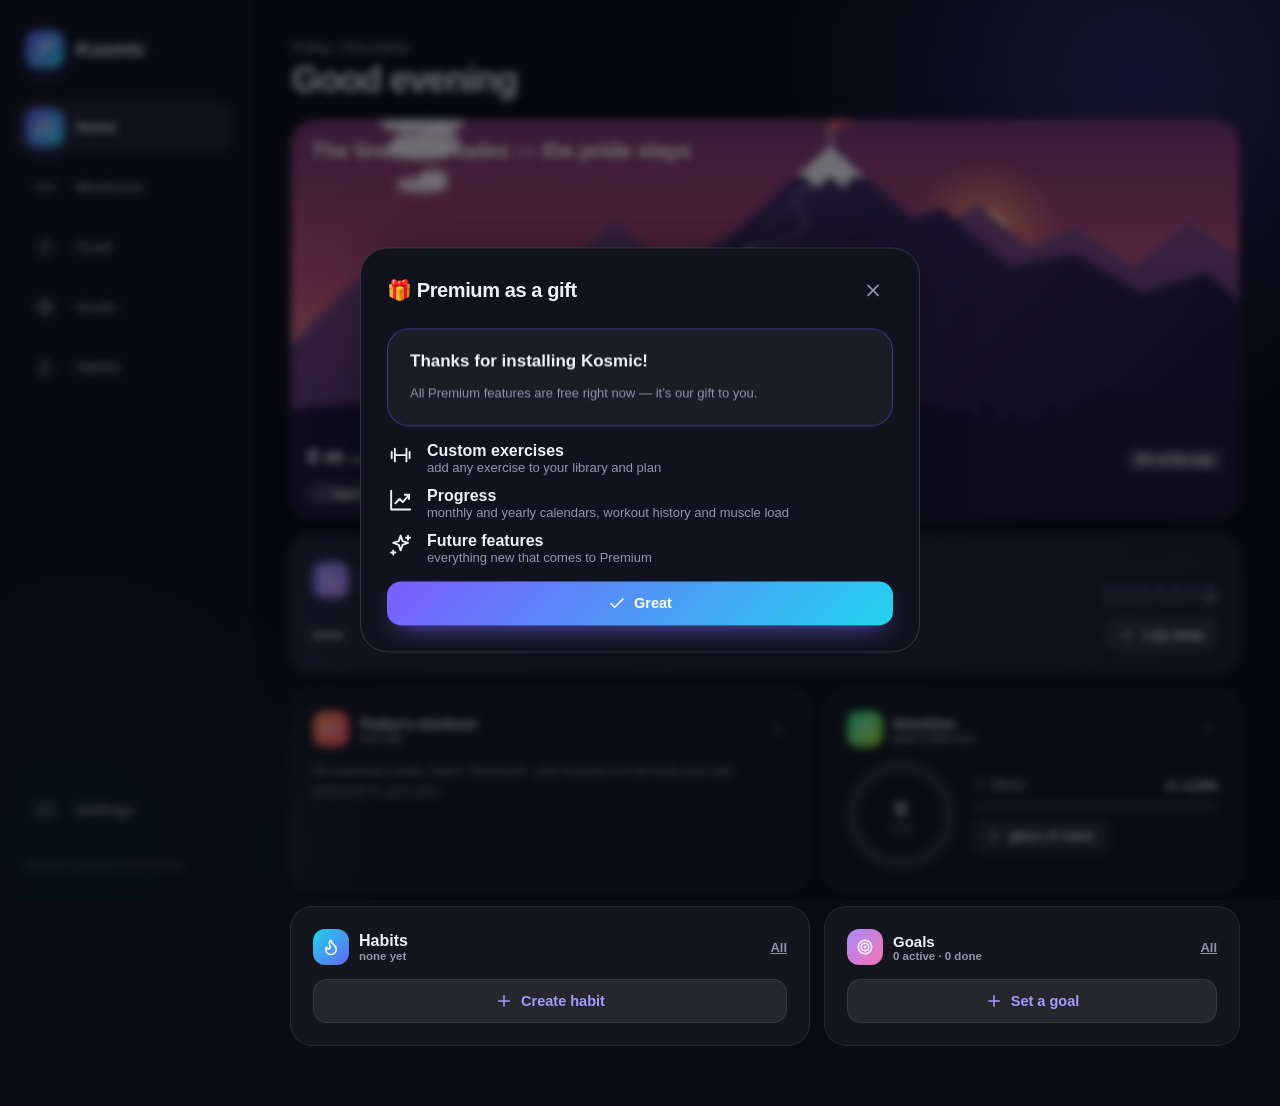
<file: index.html>
<!DOCTYPE html>
<html lang="ru">
<head>
  <meta charset="UTF-8" />
  <meta name="viewport" content="width=device-width, initial-scale=1, viewport-fit=cover, maximum-scale=1" />
  <title>Kosmic — тренировки, еда, цели и привычки</title>
  <meta name="description" content="Личный трекер: тренировки, питание, цели и привычки. Данные хранятся на устройстве." />
  <meta name="theme-color" content="#0b0d14" />
  <meta name="apple-mobile-web-app-capable" content="yes" />
  <meta name="mobile-web-app-capable" content="yes" />
  <meta name="apple-mobile-web-app-status-bar-style" content="black-translucent" />
  <meta name="apple-mobile-web-app-title" content="Kosmic" />
  <link rel="manifest" href="manifest.webmanifest" />
  <link rel="icon" href="icons/icon-32.png" type="image/png" />
  <link rel="apple-touch-icon" href="icons/icon-180.png?v=2" />
  <link rel="stylesheet" href="css/styles.css?v=22" />
</head>
<body>
  <div class="bg-orbs" aria-hidden="true">
    <span class="orb orb-1"></span><span class="orb orb-2"></span><span class="orb orb-3"></span>
  </div>

  <div class="app">
    <nav class="nav" id="nav" aria-label="Разделы"></nav>
    <main class="main" id="main"></main>
  </div>

  <div class="sheet-backdrop" id="sheet-backdrop" hidden></div>
  <section class="sheet" id="sheet" role="dialog" aria-modal="true" hidden></section>
  <div class="toast" id="toast" role="status" aria-live="polite"></div>
  <canvas class="confetti" id="confetti" aria-hidden="true"></canvas>

  <noscript>Для работы приложения включите JavaScript.</noscript>
  <script type="importmap">
    { "imports": {
      "three": "https://cdn.jsdelivr.net/npm/three@0.170.0/build/three.module.js",
      "three/addons/": "https://cdn.jsdelivr.net/npm/three@0.170.0/examples/jsm/"
    } }
  </script>
  <script type="module" src="js/app.js"></script>
</body>
</html>
</file>
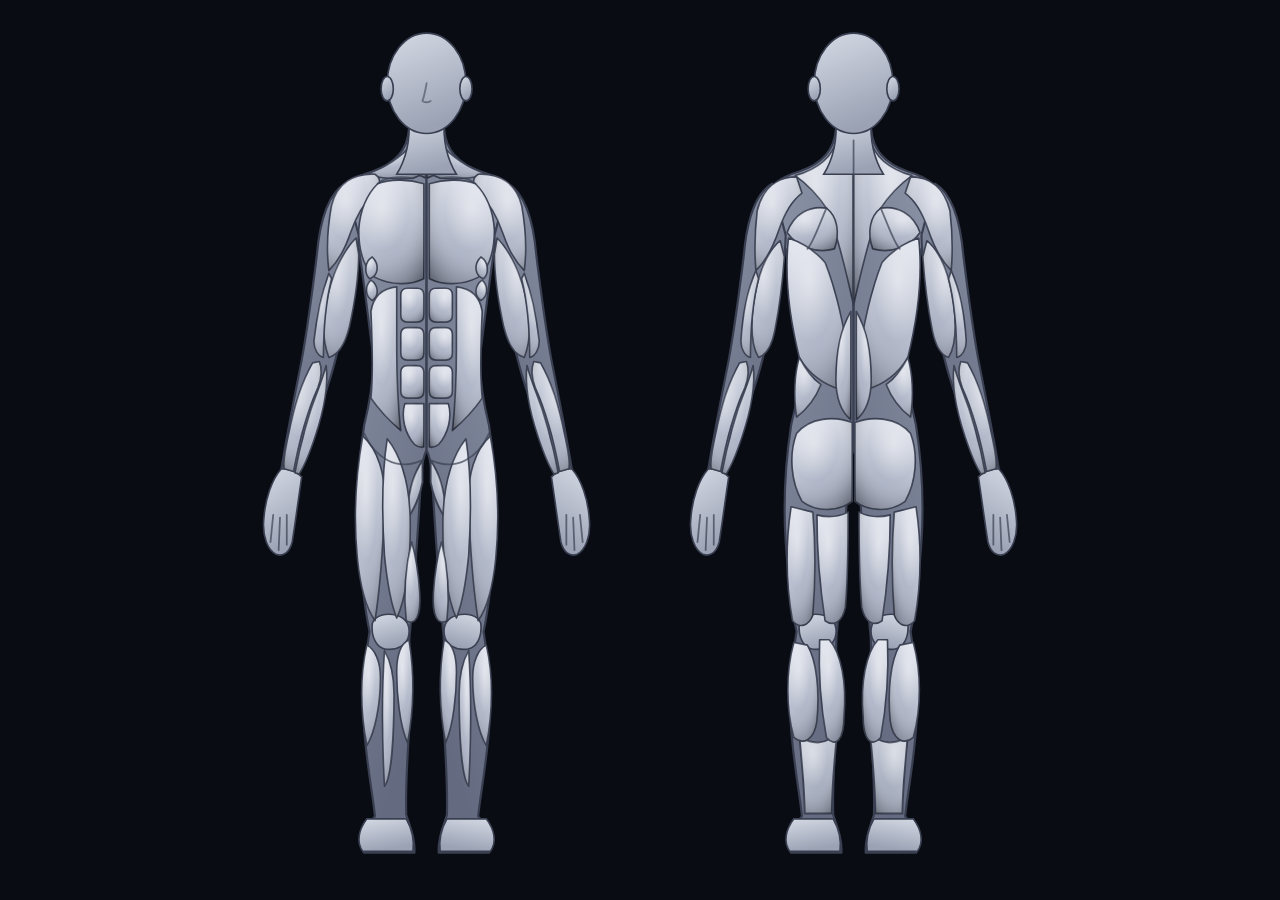
<file: tools/anatomy.html>
<!DOCTYPE html><html><head><meta charset="utf-8"><link rel="stylesheet" href="../css/styles.css"><style>body{display:flex;gap:20px;padding:10px;justify-content:center}svg{height:95vh}</style></head><body><div id="a"></div><div id="b"></div>
<script type="module">import { bodySVG, ensureBodyDefs } from '../js/body.js'; ensureBodyDefs();
const p=new URLSearchParams(location.search); const sel=p.get('sel');
a.innerHTML=bodySVG('front',{interactive:true, selected: sel}); b.innerHTML=bodySVG('back',{interactive:true, selected: sel});</script></body></html>
</file>
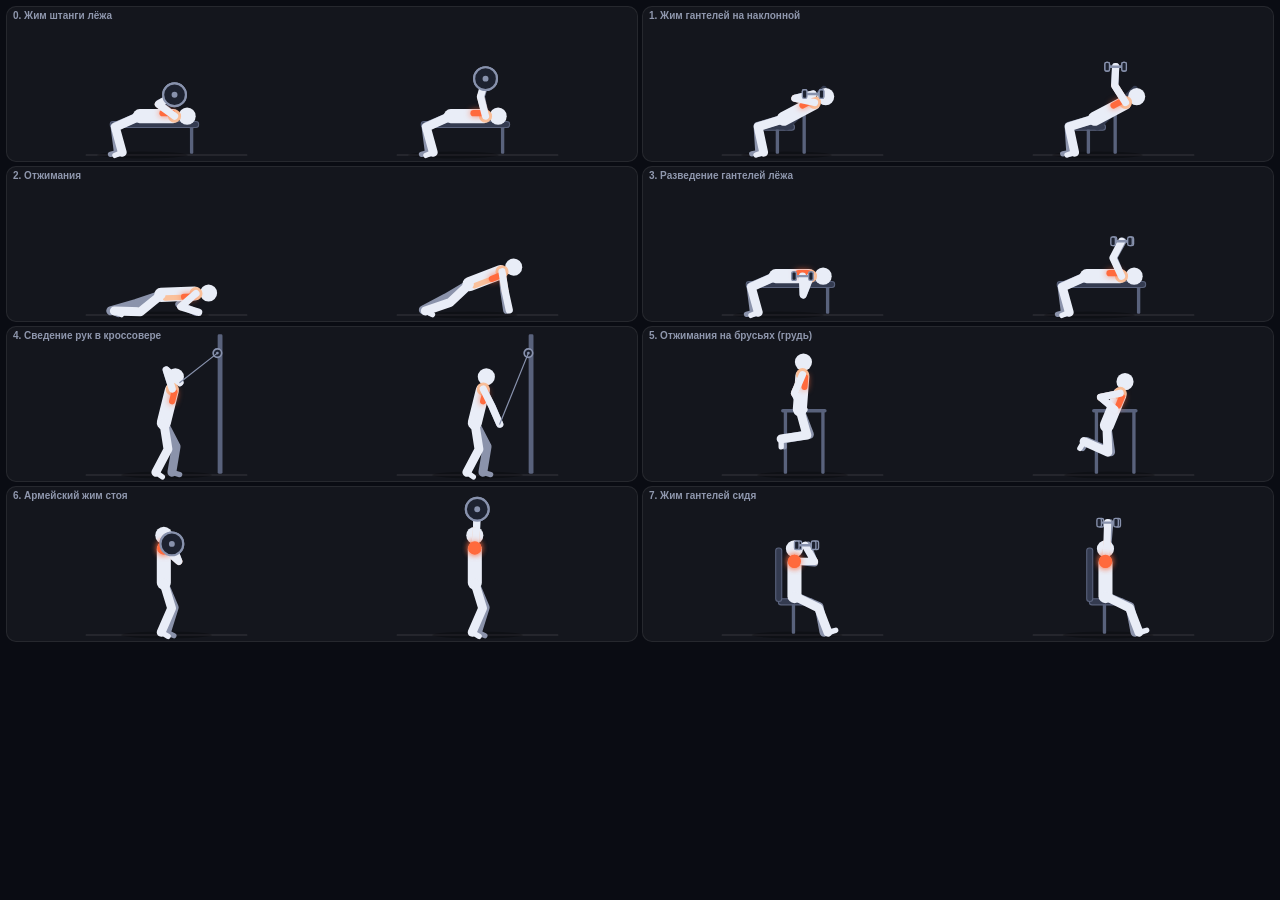
<file: tools/figures-big.html>
<!DOCTYPE html><html lang="ru"><head><meta charset="utf-8"><title>Фигуры упражнений — крупно</title><link rel="stylesheet" href="../css/styles.css">
<style>
  body { padding: 6px; }
  #g { display: grid; grid-template-columns: repeat(2, minmax(0, 1fr)); gap: 4px; }
  .row { display: grid; grid-template-columns: repeat(2, minmax(0, 1fr)); gap: 0; background: var(--surface); border: 1px solid var(--border); border-radius: 10px; padding: 2px 4px; position: relative; }
  .row svg { height: var(--h, 150px); width: 100%; }
  .row b { position: absolute; left: 6px; top: 3px; font-size: 10px; color: var(--muted); }
</style></head>
<body><div id="g"></div>
<script type="module">
import { EXERCISES } from '../js/data/exercises.js';
import { exerciseFigure } from '../js/figure.js';
const q = new URLSearchParams(location.search);
document.body.style.setProperty('--h', (q.get('h') || 150) + 'px');
const from = +(q.get('from') || 0);
const ids = q.get('ids'); const list = ids ? ids.split(',').map((id) => EXERCISES.find((e) => e.id === id)) : EXERCISES.slice(from, +(q.get('to') || 8));
const ks = (q.get('k') || '0.001,1').split(',').map(Number);
document.getElementById('g').innerHTML = list.map((e, i) => `<div class="row"><b>${from + i}. ${e.name}</b>${ks.map((k) => exerciseFigure(e, { still: k })).join('')}</div>`).join('');
</script></body></html>
</file>
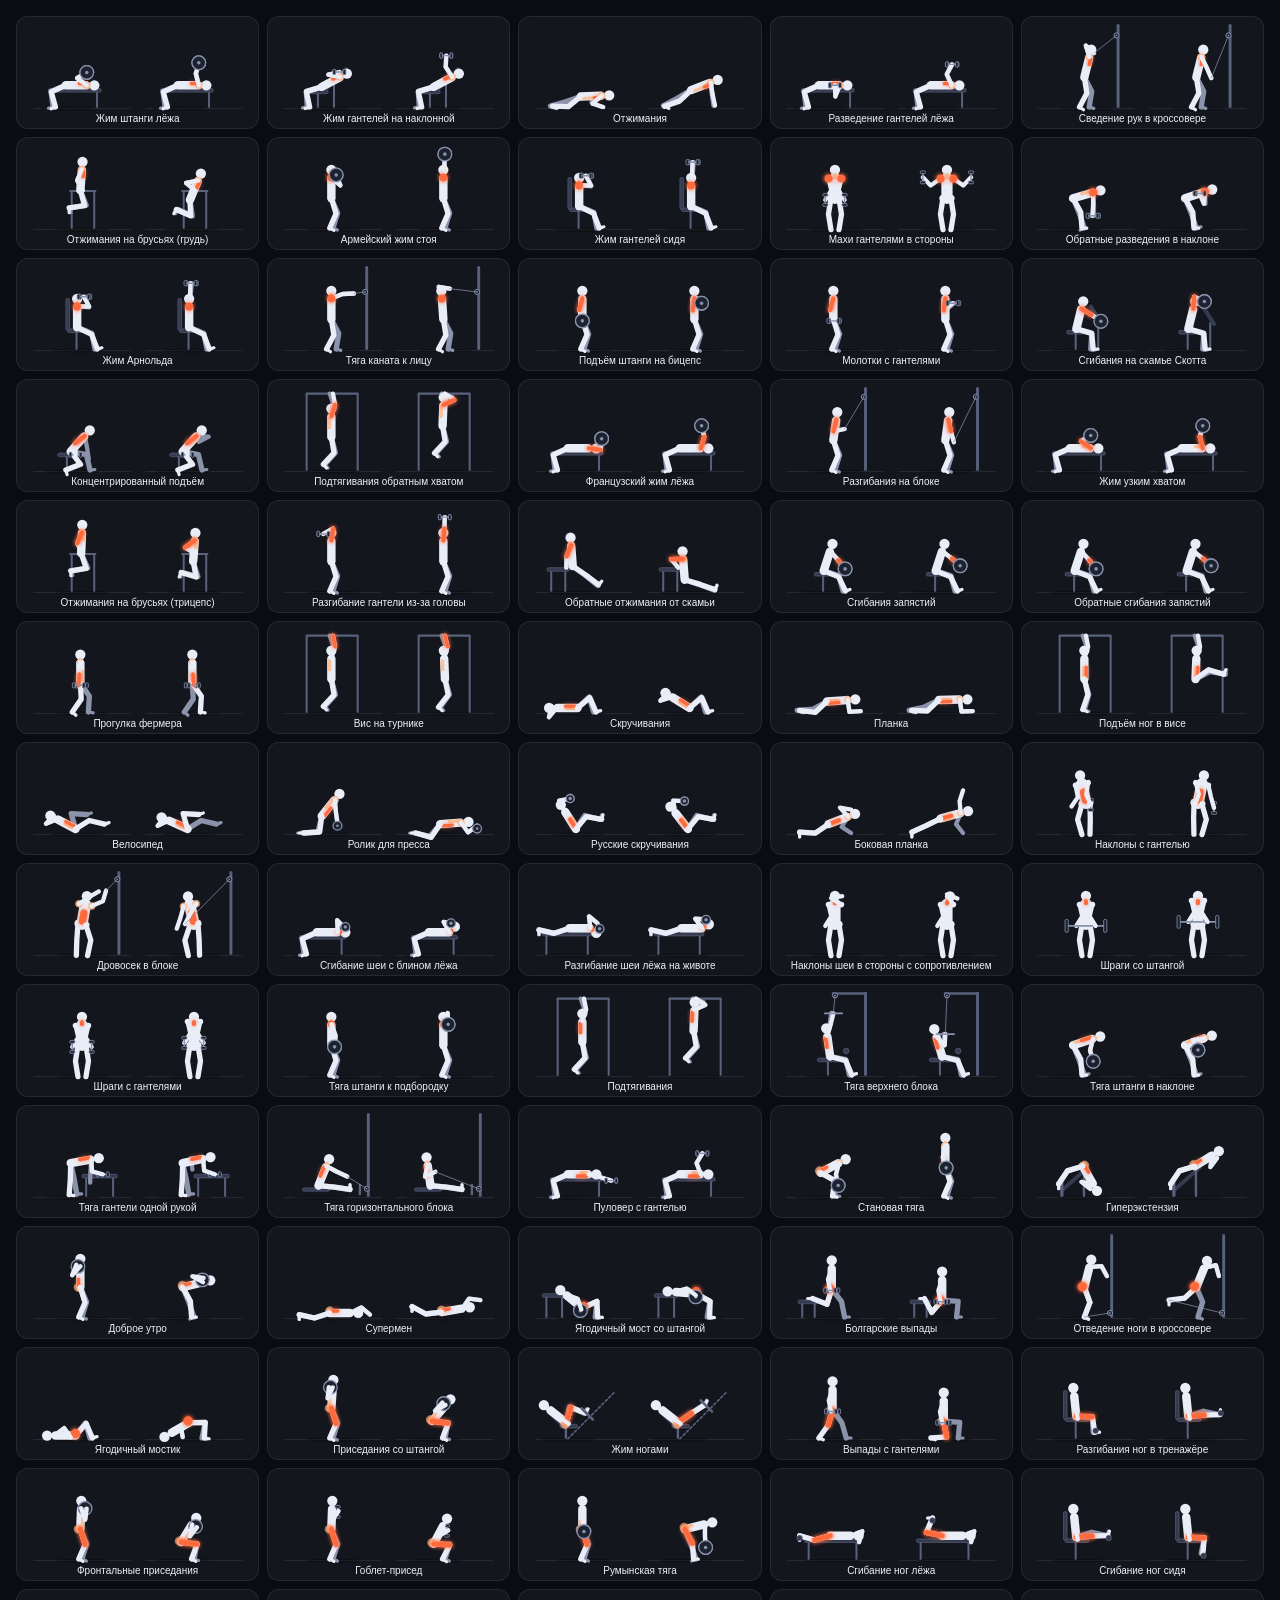
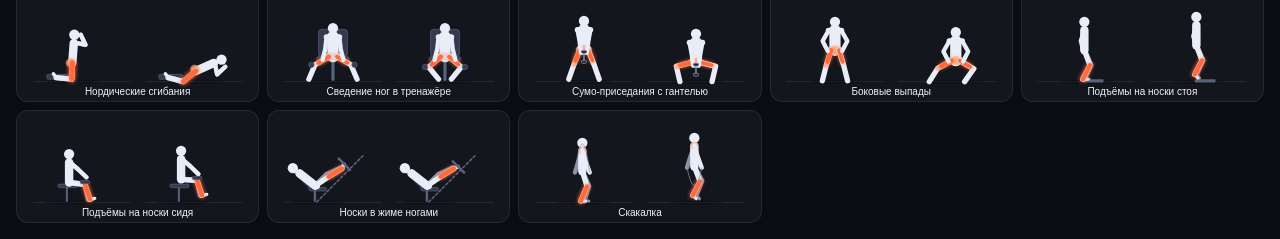
<file: tools/figures.html>
<!DOCTYPE html><html lang="ru"><head><meta charset="utf-8"><link rel="stylesheet" href="../css/styles.css">
<style>.big .g{grid-template-columns:repeat(3,1fr)} .big .c svg{height:170px} body{padding:16px} .g{display:grid;grid-template-columns:repeat(5,1fr);gap:8px} .c{background:var(--surface);border:1px solid var(--border);border-radius:12px;padding:4px;font-size:10px;text-align:center} .c svg{height:90px;width:48%;display:inline-block}</style></head>
<body><div class="g" id="g"></div>
<script type="module">
import { EXERCISES } from '../js/data/exercises.js';
import { exerciseFigure } from '../js/figure.js';
const ks = new URLSearchParams(location.search).get('k');
const g = document.getElementById('g'); if(new URLSearchParams(location.search).get('big')) document.body.classList.add('big');
const list = EXERCISES.slice(+(new URLSearchParams(location.search).get('from')||0), +(new URLSearchParams(location.search).get('to')||99));
g.innerHTML = list.map(e => `<div class="c">${exerciseFigure(e,{still:0.001})}${exerciseFigure(e,{still:1})}<div>${e.name}</div></div>`).join('');
</script></body></html>
</file>
<file: css/styles.css>
/* ============================================================
   Kosmic — дизайн-система
   ============================================================ */

:root {
  --bg: #0a0c13;
  --bg-2: #10131d;
  --surface: rgba(255, 255, 255, 0.045);
  --surface-2: rgba(255, 255, 255, 0.075);
  --surface-3: rgba(255, 255, 255, 0.11);
  --border: rgba(255, 255, 255, 0.08);
  --border-2: rgba(255, 255, 255, 0.14);
  --text: #eef1f8;
  --muted: #8f97ad;
  --faint: #5d6479;
  --shadow: 0 20px 50px -20px rgba(0, 0, 0, 0.6);
  --glass: rgba(16, 19, 29, 0.72);

  --home-1: #7c5cff;
  --home-2: #22d3ee;
  --workouts-1: #ff8a4c;
  --workouts-2: #ff4d6d;
  --food-1: #2ee6a6;
  --food-2: #a3e635;
  --goals-1: #a78bfa;
  --goals-2: #f472b6;
  --habits-1: #22d3ee;
  --habits-2: #6366f1;
  --water: #38bdf8;

  --a1: var(--home-1);
  --a2: var(--home-2);

  --body-base: #1a1e2b;
  --body-line: #0b0d14;
  --muscle: #3b4462;
  --muscle-hover: #515c85;

  --radius: 22px;
  --radius-sm: 14px;
  --nav-h: 74px;
  --safe-b: env(safe-area-inset-bottom, 0px);
  --safe-t: env(safe-area-inset-top, 0px);
  --font: "Inter", "SF Pro Display", -apple-system, BlinkMacSystemFont, "Segoe UI", Roboto, sans-serif;
  color-scheme: dark;
}

[data-theme="light"] {
  --bg: #f3f4f9;
  --bg-2: #ffffff;
  --surface: rgba(255, 255, 255, 0.78);
  --surface-2: rgba(20, 24, 40, 0.05);
  --surface-3: rgba(20, 24, 40, 0.09);
  --border: rgba(20, 24, 40, 0.08);
  --border-2: rgba(20, 24, 40, 0.14);
  --text: #141826;
  --muted: #646b80;
  --faint: #9aa0b2;
  --shadow: 0 18px 40px -22px rgba(30, 35, 60, 0.35);
  --glass: rgba(255, 255, 255, 0.8);
  --body-base: #eceef4;
  --body-line: #ffffff;
  --muscle: #c6ccdb;
  --muscle-hover: #aeb6ca;
  color-scheme: light;
}

body[data-section="home"] { --a1: var(--home-1); --a2: var(--home-2); }
body[data-section="workouts"] { --a1: var(--workouts-1); --a2: var(--workouts-2); }
body[data-section="food"] { --a1: var(--food-1); --a2: var(--food-2); }
body[data-section="goals"] { --a1: var(--goals-1); --a2: var(--goals-2); }
body[data-section="habits"] { --a1: var(--habits-1); --a2: var(--habits-2); }
body[data-section="settings"] { --a1: var(--home-1); --a2: var(--home-2); }

* { box-sizing: border-box; }
html, body { margin: 0; padding: 0; }
html { -webkit-text-size-adjust: 100%; }
body {
  font-family: var(--font);
  background: var(--bg);
  color: var(--text);
  min-height: 100dvh;
  -webkit-font-smoothing: antialiased;
  -webkit-tap-highlight-color: transparent;
  overflow-x: hidden;
  transition: background 0.4s ease;
}
button, input, select, textarea { font: inherit; color: inherit; }
button { cursor: pointer; border: 0; background: none; padding: 0; }
input, select, textarea { outline: none; }
svg { display: block; }
[hidden] { display: none !important; }

/* ---------- фон ---------- */
.bg-orbs { position: fixed; inset: 0; pointer-events: none; z-index: 0; overflow: hidden; }
@property --c { syntax: '<color>'; inherits: false; initial-value: transparent; }
/* мягкие пятна цвета — радиальным градиентом, без filter: blur
   (большой blur на iPhone рисуется «квадратами» и мигает тёмной плашкой при открытии раздела) */
.orb {
  position: absolute; border-radius: 50%; opacity: 0.32;
  background: radial-gradient(closest-side, var(--c), color-mix(in srgb, var(--c) 45%, transparent) 45%, transparent);
  transition: --c 0.8s ease, opacity 0.8s ease;
}
.orb-1 { --c: var(--a1); width: 760px; height: 760px; top: -300px; right: -240px; }
.orb-2 { --c: var(--a2); width: 640px; height: 640px; bottom: -270px; left: -250px; opacity: 0.22; }
.orb-3 { --c: var(--a2); width: 420px; height: 420px; top: 35%; left: 48%; opacity: 0.1; }
[data-theme="light"] .orb { opacity: 0.18; }

/* ---------- каркас ---------- */
.app { position: relative; z-index: 1; display: flex; min-height: 100dvh; }
.main {
  flex: 1; min-width: 0;
  padding: calc(18px + var(--safe-t)) 16px calc(var(--nav-h) + 28px + var(--safe-b));
  max-width: 1180px; margin: 0 auto; width: 100%;
}
.view { animation: viewIn 0.35s cubic-bezier(.2,.8,.2,1); }
/* только прозрачность: transform у раздела ломает position: fixed у кнопки «+» (она прыгала снизу вверх) */
@keyframes viewIn { from { opacity: 0; } to { opacity: 1; } }

/* ---------- навигация ---------- */
.nav {
  position: fixed; left: 10px; right: 10px; bottom: calc(10px + var(--safe-b)); z-index: 20;
  height: var(--nav-h); display: flex; align-items: center; justify-content: space-around;
  background: var(--glass); backdrop-filter: blur(22px) saturate(160%); -webkit-backdrop-filter: blur(22px) saturate(160%);
  border: 1px solid var(--border); border-radius: 26px; box-shadow: var(--shadow); padding: 0 6px;
}
.nav-brand, .nav-foot { display: none; }
.nav-item {
  --c1: var(--home-1); --c2: var(--home-2);
  flex: 1; display: flex; flex-direction: column; align-items: center; gap: 4px;
  color: var(--faint); font-size: 10.5px; font-weight: 600; letter-spacing: 0.01em;
  padding: 8px 2px; border-radius: 18px; transition: color 0.2s ease; text-decoration: none; position: relative;
}
.nav-item .nav-ic {
  width: 42px; height: 30px; display: grid; place-items: center; border-radius: 12px;
  transition: background 0.25s ease, transform 0.25s ease;
}
.nav-item.active { color: var(--text); }
.nav-item.active .nav-ic { background: linear-gradient(135deg, var(--c1), var(--c2)); color: #fff; transform: translateY(-2px); box-shadow: 0 8px 20px -8px var(--c1); }
.nav-item[data-s="workouts"] { --c1: var(--workouts-1); --c2: var(--workouts-2); }
.nav-item[data-s="food"] { --c1: var(--food-1); --c2: var(--food-2); }
.nav-item[data-s="goals"] { --c1: var(--goals-1); --c2: var(--goals-2); }
.nav-item[data-s="habits"] { --c1: var(--habits-1); --c2: var(--habits-2); }
.nav-item[data-s="settings"] { display: none; }

@media (min-width: 920px) {
  .nav {
    position: sticky; top: 0; left: auto; right: auto; bottom: auto; height: 100dvh; width: 250px; flex: none;
    flex-direction: column; justify-content: flex-start; align-items: stretch; gap: 6px;
    border-radius: 0; border: 0; border-right: 1px solid var(--border); padding: 26px 16px; box-shadow: none;
  }
  .nav-brand { display: flex; align-items: center; gap: 12px; padding: 4px 10px 26px; font-weight: 800; font-size: 20px; letter-spacing: -0.02em; }
  .nav-brand .logo { width: 38px; height: 38px; border-radius: 12px; background: linear-gradient(135deg, var(--home-1), var(--home-2)); display: grid; place-items: center; color: #fff; box-shadow: 0 10px 24px -10px var(--home-1); }
  .nav-item { flex: none; flex-direction: row; gap: 12px; font-size: 14.5px; padding: 8px 10px; color: var(--muted); }
  .nav-item:hover { background: var(--surface); color: var(--text); }
  .nav-item .nav-ic { width: 38px; height: 38px; }
  .nav-item.active { background: var(--surface-2); }
  .nav-item.active .nav-ic { transform: none; }
  .nav-item[data-s="settings"] { display: flex; margin-top: auto; }
  .nav-foot { display: block; font-size: 11.5px; color: var(--faint); padding: 14px 10px 0; line-height: 1.5; }
  .main { padding: 34px 40px 60px; }
  .mobile-only { display: none !important; }
}
@media (max-width: 919px) { .desktop-only { display: none !important; } }

/* ---------- заголовки ---------- */
.page-head { display: flex; align-items: flex-end; justify-content: space-between; gap: 12px; margin: 6px 2px 20px; }
.page-head h1 { margin: 0; font-size: clamp(28px, 5vw, 36px); font-weight: 800; letter-spacing: -0.035em; line-height: 1.05; }
.page-head .sub { color: var(--muted); font-size: 14px; margin-top: 6px; font-weight: 500; }
.grad-text { background: linear-gradient(120deg, var(--a1), var(--a2)); -webkit-background-clip: text; background-clip: text; color: transparent; }
.section-title { display: flex; align-items: center; justify-content: space-between; margin: 26px 4px 12px; }
.section-title h2 { margin: 0; font-size: 17px; font-weight: 750; letter-spacing: -0.01em; }
.section-title .link { color: var(--muted); font-size: 13px; font-weight: 600; }
.section-title .link:hover { color: var(--text); }

/* ---------- карточки ---------- */
.card {
  background: var(--surface); border: 1px solid var(--border); border-radius: var(--radius);
  padding: 18px; backdrop-filter: blur(12px); -webkit-backdrop-filter: blur(12px); position: relative;
}
.card.pad-lg { padding: 22px; }
.card.tight { padding: 14px; }
.card-accent { background: linear-gradient(140deg, color-mix(in srgb, var(--a1) 22%, transparent), color-mix(in srgb, var(--a2) 10%, transparent)), var(--surface); border-color: color-mix(in srgb, var(--a1) 30%, var(--border)); }
.grid { display: grid; gap: 14px; }
.grid-2 { grid-template-columns: repeat(2, minmax(0, 1fr)); }
.grid-auto { grid-template-columns: repeat(auto-fill, minmax(280px, 1fr)); }
@media (min-width: 920px) { .grid-3 { grid-template-columns: repeat(3, minmax(0, 1fr)); } .grid-dash { grid-template-columns: 1.25fr 1fr; } }
.stack { display: flex; flex-direction: column; gap: 12px; }
.row { display: flex; align-items: center; gap: 10px; }
.row.between { justify-content: space-between; }
.row.wrap { flex-wrap: wrap; }
.grow { flex: 1; min-width: 0; }
.muted { color: var(--muted); }
.faint { color: var(--faint); }
.small { font-size: 13px; }
.tiny { font-size: 11.5px; }
.bold { font-weight: 700; }
.num { font-variant-numeric: tabular-nums; }
.ellipsis { white-space: nowrap; overflow: hidden; text-overflow: ellipsis; }

/* ---------- кнопки ---------- */
.btn {
  display: inline-flex; align-items: center; justify-content: center; gap: 8px;
  height: 44px; padding: 0 18px; border-radius: 14px; font-weight: 650; font-size: 14.5px;
  background: var(--surface-2); border: 1px solid var(--border); transition: transform 0.15s ease, background 0.2s ease, opacity 0.2s;
  white-space: nowrap;
}
.btn:hover { background: var(--surface-3); }
.btn:active { transform: scale(0.97); }
.btn-primary { background: linear-gradient(135deg, var(--a1), var(--a2)); color: #fff; border: 0; box-shadow: 0 10px 26px -12px var(--a1); }
.btn-primary:hover { background: linear-gradient(135deg, var(--a1), var(--a2)); filter: brightness(1.08); }
.btn-danger { color: #ff6b81; }
.btn-sm { height: 34px; padding: 0 12px; font-size: 13px; border-radius: 11px; }
.btn-block { width: 100%; }
.btn[disabled] { opacity: 0.45; pointer-events: none; }
.icon-btn {
  width: 40px; height: 40px; border-radius: 13px; display: grid; place-items: center; flex: none;
  background: var(--surface-2); border: 1px solid var(--border); color: var(--text); transition: transform 0.15s, background 0.2s;
}
.icon-btn:hover { background: var(--surface-3); }
.icon-btn:active { transform: scale(0.92); }
.icon-btn.sm { width: 32px; height: 32px; border-radius: 10px; }
.icon-btn.ghost { background: none; border-color: transparent; color: var(--muted); }
.icon-btn.ghost:hover { background: var(--surface-2); color: var(--text); }
.icon-btn.accent { background: linear-gradient(135deg, var(--a1), var(--a2)); color: #fff; border: 0; }
.fab {
  position: fixed; right: 20px; bottom: calc(var(--nav-h) + 24px + var(--safe-b)); z-index: 15;
  width: 58px; height: 58px; border-radius: 20px; display: grid; place-items: center; color: #fff;
  background: linear-gradient(135deg, var(--a1), var(--a2)); box-shadow: 0 16px 34px -12px var(--a1); transition: transform 0.2s;
}
.fab:active { transform: scale(0.92); }
@media (min-width: 920px) { .fab { bottom: 34px; right: 40px; } }

/* ---------- сегменты / чипы ---------- */
.seg { display: flex; background: var(--surface); border: 1px solid var(--border); border-radius: 16px; padding: 4px; gap: 4px; }
.seg button {
  flex: 1; height: 38px; border-radius: 12px; font-weight: 650; font-size: 13.5px; color: var(--muted);
  display: flex; align-items: center; justify-content: center; gap: 7px; transition: background 0.25s, color 0.25s; white-space: nowrap; padding: 0 8px;
}
.seg button.on { background: var(--surface-3); color: var(--text); box-shadow: 0 4px 14px -8px rgba(0,0,0,.5); }
.chips { display: flex; gap: 8px; overflow-x: auto; scrollbar-width: none; padding: 2px; margin: 0 -2px; }
.chips::-webkit-scrollbar { display: none; }
.chip {
  flex: none; height: 36px; padding: 0 14px; border-radius: 12px; font-size: 13.5px; font-weight: 600;
  display: inline-flex; align-items: center; gap: 7px; background: var(--surface); border: 1px solid var(--border); color: var(--muted);
  transition: all 0.2s;
}
.chip:hover { color: var(--text); }
.chip.on { background: linear-gradient(135deg, var(--a1), var(--a2)); color: #fff; border-color: transparent; }
.chip .dot { width: 7px; height: 7px; border-radius: 50%; background: currentColor; opacity: 0.8; }
.badge {
  display: inline-flex; align-items: center; gap: 5px; height: 24px; padding: 0 9px; border-radius: 8px;
  font-size: 11.5px; font-weight: 700; background: var(--surface-2); color: var(--muted);
}
.badge.accent { background: color-mix(in srgb, var(--a1) 20%, transparent); color: var(--a1); }

/* ---------- поля ---------- */
.field { display: flex; flex-direction: column; gap: 7px; }
.field label, .label { font-size: 12.5px; font-weight: 650; color: var(--muted); letter-spacing: 0.01em; }
.input {
  height: 48px; padding: 0 14px; border-radius: 14px; background: var(--surface-2); border: 1px solid var(--border);
  font-size: 15.5px; transition: border-color 0.2s, background 0.2s; width: 100%; min-width: 0;
}
.input:focus { border-color: color-mix(in srgb, var(--a1) 60%, transparent); background: var(--surface-3); }
.input::placeholder { color: var(--faint); }
.fields-2 { display: grid; grid-template-columns: 1fr 1fr; gap: 10px; }
.fields-3 { display: grid; grid-template-columns: repeat(3, 1fr); gap: 10px; }
.stepper { display: flex; align-items: center; background: var(--surface-2); border: 1px solid var(--border); border-radius: 14px; height: 48px; overflow: hidden; }
.stepper button { width: 42px; height: 100%; display: grid; place-items: center; color: var(--muted); flex: none; }
.stepper button:hover { color: var(--text); background: var(--surface-2); }
.stepper input { flex: 1; min-width: 0; width: 100%; text-align: center; background: none; border: 0; font-size: 16px; font-weight: 700; font-variant-numeric: tabular-nums; }
.stepper input::-webkit-inner-spin-button { -webkit-appearance: none; }
input[type=number] { -moz-appearance: textfield; }
.emoji-grid { display: grid; grid-template-columns: repeat(8, 1fr); gap: 6px; }
.emoji-grid button { aspect-ratio: 1; border-radius: 12px; font-size: 20px; background: var(--surface-2); border: 1px solid transparent; transition: transform 0.15s; }
.emoji-grid button.on { border-color: var(--a1); background: color-mix(in srgb, var(--a1) 18%, transparent); transform: scale(1.05); }
.color-row { display: flex; gap: 10px; flex-wrap: wrap; }
.color-row button { width: 34px; height: 34px; border-radius: 50%; border: 3px solid transparent; transition: transform 0.15s; }
.color-row button.on { border-color: var(--text); transform: scale(1.1); }
.type-cards { display: grid; gap: 10px; grid-template-columns: repeat(auto-fit, minmax(140px, 1fr)); }
.type-card {
  text-align: left; padding: 14px; border-radius: 16px; background: var(--surface-2); border: 1.5px solid var(--border);
  display: flex; flex-direction: column; gap: 6px; transition: all 0.2s;
}
.type-card .t { font-weight: 700; font-size: 14.5px; display: flex; align-items: center; gap: 8px; }
.type-card .d { font-size: 12px; color: var(--muted); line-height: 1.4; }
.type-card.on { border-color: var(--a1); background: color-mix(in srgb, var(--a1) 12%, var(--surface-2)); }

/* ---------- bottom sheet ---------- */
.sheet-backdrop { position: fixed; inset: 0; background: rgba(4, 6, 12, 0.55); backdrop-filter: blur(4px); -webkit-backdrop-filter: blur(4px); z-index: 40; opacity: 0; transition: opacity 0.25s; }
.sheet-backdrop.show { opacity: 1; }
.sheet {
  position: fixed; left: 0; right: 0; bottom: 0; z-index: 41; max-height: 92dvh; overflow-y: auto; overscroll-behavior: contain;
  background: var(--bg-2); border: 1px solid var(--border-2); border-bottom: 0; border-radius: 28px 28px 0 0;
  padding: 10px 20px calc(24px + var(--safe-b)); transform: translateY(100%); transition: transform 0.35s cubic-bezier(.2,.9,.25,1);
  box-shadow: 0 -20px 60px -20px rgba(0,0,0,.5);
}
.sheet.show { transform: none; }
.sheet .grabber { width: 42px; height: 5px; border-radius: 3px; background: var(--border-2); margin: 0 auto 14px; }
.sheet-head { display: flex; align-items: center; justify-content: space-between; gap: 10px; margin-bottom: 18px; }
.sheet-head h3 { margin: 0; font-size: 20px; font-weight: 800; letter-spacing: -0.02em; }
.sheet-body { display: flex; flex-direction: column; gap: 16px; }
@media (min-width: 720px) {
  .sheet {
    left: 50%; right: auto; bottom: auto; top: 50%; width: min(560px, 92vw); max-height: 86dvh;
    border-radius: 28px; border-bottom: 1px solid var(--border-2); transform: translate(-50%, -46%) scale(0.97); opacity: 0;
    transition: transform 0.3s cubic-bezier(.2,.9,.25,1), opacity 0.25s; padding: 22px 26px 26px;
  }
  .sheet.show { transform: translate(-50%, -50%); opacity: 1; }
  .sheet .grabber { display: none; }
}

/* ---------- тост / конфетти ---------- */
.toast {
  position: fixed; left: 50%; top: calc(16px + var(--safe-t)); z-index: 60; transform: translate(-50%, -140%);
  background: var(--bg-2); border: 1px solid var(--border-2); padding: 12px 18px; border-radius: 16px; font-weight: 650; font-size: 14px;
  box-shadow: var(--shadow); transition: transform 0.35s cubic-bezier(.2,.9,.25,1), opacity 0.3s; display: flex; align-items: center; gap: 10px; max-width: 92vw;
  opacity: 0; pointer-events: none;
}
.toast.show { transform: translate(-50%, 0); opacity: 1; }
.confetti { position: fixed; inset: 0; pointer-events: none; z-index: 70; width: 100%; height: 100%; }

/* ---------- прогресс ---------- */
.bar { height: 10px; border-radius: 6px; background: var(--surface-3); overflow: hidden; }
.bar > i { display: block; height: 100%; border-radius: inherit; background: linear-gradient(90deg, var(--a1), var(--a2)); transition: width 0.6s cubic-bezier(.2,.8,.2,1); }
.bar.thin { height: 6px; }
.ring { position: relative; display: grid; place-items: center; flex: none; }
.ring svg { transform: rotate(-90deg); }
.ring .ring-track { stroke: var(--surface-3); }
.ring .ring-val { transition: stroke-dashoffset 0.8s cubic-bezier(.2,.8,.2,1); }
.ring .ring-center { position: absolute; inset: 0; display: flex; flex-direction: column; align-items: center; justify-content: center; text-align: center; }
.empty { text-align: center; padding: 34px 16px; color: var(--muted); }
.empty .em { font-size: 40px; margin-bottom: 10px; }
.empty h4 { margin: 0 0 6px; color: var(--text); font-size: 16px; }
.empty p { margin: 0 0 16px; font-size: 13.5px; line-height: 1.5; }

/* ---------- списки ---------- */
.list { display: flex; flex-direction: column; gap: 8px; }
.item {
  display: flex; align-items: center; gap: 12px; padding: 12px 12px 12px 14px; border-radius: 16px;
  background: var(--surface); border: 1px solid var(--border); transition: background 0.2s, opacity 0.3s;
}
.item .ic {
  width: 42px; height: 42px; border-radius: 13px; display: grid; place-items: center; flex: none; font-size: 20px;
  background: color-mix(in srgb, var(--a1) 16%, transparent); color: var(--a1);
}
.item .t { font-weight: 650; font-size: 14.5px; }
.item .s { color: var(--muted); font-size: 12.5px; margin-top: 2px; }

/* ---------- главная ---------- */
.hello { display: flex; align-items: center; justify-content: space-between; gap: 12px; }
.dash-card { cursor: pointer; transition: transform 0.2s, border-color 0.2s; overflow: hidden; }
.dash-card:hover { border-color: var(--border-2); }
.dash-card:active { transform: scale(0.99); }
.dash-card .dc-head { display: flex; align-items: center; gap: 10px; margin-bottom: 14px; }
.dash-card .dc-ic { width: 36px; height: 36px; border-radius: 12px; display: grid; place-items: center; color: #fff; flex: none; }
.dash-card .dc-title { font-weight: 750; font-size: 15px; }
.dash-card .dc-more { margin-left: auto; color: var(--faint); }
.big-num { font-size: 30px; font-weight: 800; letter-spacing: -0.03em; font-variant-numeric: tabular-nums; line-height: 1; }
.timer-widget {
  border-radius: 20px; padding: 16px; position: relative; overflow: hidden; color: #fff;
  background: linear-gradient(135deg, var(--c1, var(--habits-1)), var(--c2, var(--habits-2)));
  box-shadow: 0 16px 34px -18px var(--c1, var(--habits-1));
}
.timer-widget::after { content: ""; position: absolute; width: 160px; height: 160px; border-radius: 50%; right: -50px; top: -60px; background: rgba(255,255,255,.14); }
.timer-widget .tw-title { font-weight: 700; font-size: 13.5px; opacity: 0.92; display: flex; align-items: center; gap: 8px; position: relative; z-index: 1; }
.timer-widget .tw-time { font-size: 28px; font-weight: 800; letter-spacing: -0.02em; margin-top: 10px; font-variant-numeric: tabular-nums; position: relative; z-index: 1; }
.timer-widget .tw-units { display: flex; gap: 14px; margin-top: 10px; position: relative; z-index: 1; }
.timer-widget .tw-units div { display: flex; flex-direction: column; }
.timer-widget .tw-units b { font-size: 26px; font-weight: 800; font-variant-numeric: tabular-nums; line-height: 1.05; }
.timer-widget .tw-units span { font-size: 10.5px; opacity: 0.8; font-weight: 600; text-transform: uppercase; letter-spacing: 0.06em; }
.timer-widget .tw-sub { font-size: 12px; opacity: 0.85; margin-top: 8px; position: relative; z-index: 1; }

/* ---------- тело ---------- */
.body-wrap { display: grid; gap: 16px; }
@media (min-width: 920px) { .body-wrap { grid-template-columns: minmax(270px, 330px) 1fr; align-items: start; } .body-wrap .body-card { position: sticky; top: 24px; } }
@media (min-width: 1280px) { .body-wrap { grid-template-columns: 420px 1fr; } }
@media (min-width: 920px) and (max-width: 1100px) { .nav { width: 210px; } .main { padding: 30px 26px 60px; } }
.body-card { padding: 16px 16px 18px; }
.body-stage {
  perspective: 1400px; height: min(66dvh, 560px); min-height: 400px; position: relative; touch-action: pan-y; user-select: none; -webkit-user-select: none;
  cursor: grab;
}
.body-stage.dragging { cursor: grabbing; }
.body-flip { position: absolute; inset: 0; transform-style: preserve-3d; transition: transform 0.6s cubic-bezier(.2,.8,.2,1); }
.body-stage.dragging .body-flip { transition: none; }
.body-face { position: absolute; inset: 0; backface-visibility: hidden; -webkit-backface-visibility: hidden; display: flex; align-items: center; justify-content: center; }
.body-face.back { transform: rotateY(180deg); }
.body-face svg { height: 100%; width: auto; max-width: 100%; overflow: visible; filter: drop-shadow(0 18px 30px rgba(0,0,0,.25)); }
.body-shadow { position: absolute; left: 50%; bottom: 2px; width: 46%; height: 18px; transform: translateX(-50%); background: radial-gradient(ellipse, rgba(0,0,0,.35), transparent 70%); border-radius: 50%; }
.bs-base { fill: var(--body-base); stroke: var(--body-line); stroke-width: 1.1; }
.bs-line { fill: none; stroke: var(--body-line); stroke-width: 1.3; stroke-linecap: round; pointer-events: none; opacity: 0.85; }
.m { fill: var(--muscle); stroke: var(--body-line); stroke-width: 1.6; stroke-linejoin: round; transition: fill 0.25s ease, filter 0.25s; }
.interactive .m { cursor: pointer; }
.interactive .m:hover { fill: var(--muscle-hover); }
.m.sel, .interactive .m.sel:hover { fill: url(#gradSel); filter: drop-shadow(0 0 8px color-mix(in srgb, var(--a1) 70%, transparent)); }
.m.planned { fill: color-mix(in srgb, var(--a1) 34%, var(--muscle)); }
.body-controls { display: flex; align-items: center; justify-content: space-between; gap: 10px; margin-top: 8px; }
.body-hint { font-size: 12px; color: var(--faint); display: flex; align-items: center; gap: 6px; }
.muscle-chips { margin-top: 12px; }
.mini-bodies { display: flex; gap: 6px; justify-content: center; }
.mini-bodies svg { height: 210px; width: auto; }
.mini-bodies.lg svg { height: 300px; }
.mini-bodies .lbl { text-align: center; font-size: 11px; color: var(--faint); font-weight: 600; margin-top: 4px; }

/* ---------- упражнения ---------- */
.ex-card { display: flex; align-items: center; gap: 12px; padding: 12px 12px 12px 12px; border-radius: 18px; background: var(--surface); border: 1px solid var(--border); transition: border-color .2s, background .2s; }
.ex-card.added { border-color: color-mix(in srgb, var(--a1) 45%, var(--border)); background: color-mix(in srgb, var(--a1) 7%, var(--surface)); }
.ex-thumb { width: 50px; height: 50px; border-radius: 15px; flex: none; display: grid; place-items: center; font-size: 22px; background: linear-gradient(140deg, color-mix(in srgb, var(--a1) 28%, transparent), color-mix(in srgb, var(--a2) 16%, transparent)); }
.ex-name { font-weight: 700; font-size: 14.5px; line-height: 1.25; }
.ex-meta { display: flex; gap: 6px; flex-wrap: wrap; margin-top: 6px; }
.ex-tip { font-size: 12.5px; color: var(--muted); margin-top: 6px; line-height: 1.45; }
.muscle-panel-head { display: flex; align-items: center; gap: 12px; margin-bottom: 14px; }
.muscle-panel-head .mp-ic { width: 46px; height: 46px; border-radius: 15px; display: grid; place-items: center; color: #fff; background: linear-gradient(135deg, var(--a1), var(--a2)); flex: none; }

/* ---------- неделя ---------- */
.week-strip { display: grid; grid-template-columns: repeat(7, 1fr); gap: 6px; }
.day-pill {
  display: flex; flex-direction: column; align-items: center; gap: 4px; padding: 10px 0 9px; border-radius: 16px;
  background: var(--surface); border: 1px solid var(--border); transition: all 0.2s; position: relative;
}
.day-pill .dn { font-size: 11.5px; font-weight: 700; color: var(--muted); text-transform: uppercase; letter-spacing: 0.04em; }
.day-pill .dd { font-size: 17px; font-weight: 800; font-variant-numeric: tabular-nums; }
.day-pill .dots { display: flex; gap: 3px; height: 6px; }
.day-pill .dots i { width: 6px; height: 6px; border-radius: 50%; background: var(--a1); }
.day-pill.today .dd { color: var(--a1); }
.day-pill.on { background: linear-gradient(160deg, var(--a1), var(--a2)); border-color: transparent; color: #fff; }
.day-pill.on .dn, .day-pill.on .dd { color: #fff; }
.day-pill.on .dots i { background: #fff; }
.plan-item { padding: 14px; border-radius: 18px; background: var(--surface); border: 1px solid var(--border); transition: opacity .3s, border-color .2s; }
.plan-item.done { opacity: 0.6; }
.plan-item.done .ex-name { text-decoration: line-through; text-decoration-color: var(--faint); }
.plan-stats { display: flex; gap: 8px; margin-top: 12px; }
.plan-stat { flex: 1; background: var(--surface-2); border-radius: 12px; padding: 8px 10px; text-align: center; }
.plan-stat b { display: block; font-size: 17px; font-weight: 800; font-variant-numeric: tabular-nums; }
.plan-stat span { font-size: 11px; color: var(--muted); font-weight: 600; }
.check {
  width: 34px; height: 34px; border-radius: 11px; border: 2px solid var(--border-2); display: grid; place-items: center; flex: none; color: transparent; transition: all 0.25s;
}
.check.on { background: linear-gradient(135deg, var(--a1), var(--a2)); border-color: transparent; color: #fff; }
.heat-row { display: grid; grid-template-columns: 110px 1fr 46px; align-items: center; gap: 10px; font-size: 13px; }
.heat-row .bar { height: 8px; }
.stat-tiles { display: grid; grid-template-columns: repeat(auto-fit, minmax(120px, 1fr)); gap: 10px; }
.stat-tile { background: var(--surface-2); border-radius: 16px; padding: 14px; }
.stat-tile b { display: block; font-size: 22px; font-weight: 800; letter-spacing: -0.02em; font-variant-numeric: tabular-nums; }
.stat-tile span { font-size: 12px; color: var(--muted); font-weight: 600; }
.week-grid { display: grid; gap: 10px; grid-template-columns: repeat(auto-fill, minmax(130px, 1fr)); }
.week-day-card { background: var(--surface); border: 1px solid var(--border); border-radius: 18px; padding: 10px 8px 12px; text-align: center; cursor: pointer; transition: border-color .2s; }
.week-day-card:hover { border-color: var(--border-2); }
.week-day-card .wd-name { font-weight: 750; font-size: 13px; }
.week-day-card svg { height: 120px; width: auto; margin: 6px auto; }
.week-day-card .wd-sub { font-size: 11.5px; color: var(--muted); min-height: 30px; line-height: 1.35; }

/* ---------- еда ---------- */
.date-nav { display: flex; align-items: center; gap: 8px; }
.date-nav .dl { font-weight: 700; font-size: 14px; min-width: 120px; text-align: center; }
.kcal-hero { display: flex; align-items: center; gap: 22px; flex-wrap: wrap; }
.macro { display: flex; flex-direction: column; gap: 6px; flex: 1; min-width: 80px; }
.macro .mh { display: flex; justify-content: space-between; font-size: 12.5px; font-weight: 650; }
.macro .mh span { color: var(--muted); font-weight: 600; }
.water-glasses { display: flex; flex-wrap: wrap; gap: 6px; }
.glass { width: 26px; height: 34px; border-radius: 4px 4px 9px 9px; border: 2px solid color-mix(in srgb, var(--water) 55%, transparent); position: relative; overflow: hidden; }
.glass i { position: absolute; left: 0; right: 0; bottom: 0; background: linear-gradient(180deg, #7dd3fc, var(--water)); transition: height 0.5s; }
.quick-row { display: flex; gap: 8px; flex-wrap: wrap; }
.mini-chart { display: flex; align-items: flex-end; gap: 8px; height: 120px; padding-top: 10px; }
.mini-chart .col { flex: 1; display: flex; flex-direction: column; align-items: center; gap: 6px; height: 100%; justify-content: flex-end; }
.mini-chart .col i { width: 100%; max-width: 34px; border-radius: 9px 9px 5px 5px; background: linear-gradient(180deg, var(--a2), var(--a1)); min-height: 4px; transition: height .6s cubic-bezier(.2,.8,.2,1); opacity: .9; }
.mini-chart .col.over i { background: linear-gradient(180deg, #fb7185, #f43f5e); }
.mini-chart .col.today i { opacity: 1; box-shadow: 0 6px 18px -6px var(--a1); }
.mini-chart .col span { font-size: 11px; color: var(--muted); font-weight: 600; }
.mini-chart .goal-line { position: absolute; left: 0; right: 0; border-top: 1.5px dashed var(--faint); }

/* ---------- цели / привычки ---------- */
.goal-card { padding: 16px; border-radius: 20px; background: var(--surface); border: 1px solid var(--border); position: relative; overflow: hidden; }
.goal-card .gc-top { display: flex; align-items: center; gap: 12px; }
.goal-card .gc-emoji { width: 46px; height: 46px; border-radius: 15px; display: grid; place-items: center; font-size: 22px; flex: none; background: color-mix(in srgb, var(--gc, var(--a1)) 20%, transparent); }
.goal-card .gc-title { font-weight: 700; font-size: 15px; line-height: 1.3; }
.goal-card .gc-sub { font-size: 12.5px; color: var(--muted); margin-top: 3px; }
.goal-card .bar > i { background: linear-gradient(90deg, var(--gc, var(--a1)), color-mix(in srgb, var(--gc, var(--a1)) 55%, #fff)); }
.goal-card.completed .gc-title { text-decoration: line-through; text-decoration-color: var(--faint); color: var(--muted); }
.swipe-wrap { position: relative; border-radius: 20px; overflow: hidden; touch-action: pan-y; }
.swipe-bg {
  position: absolute; inset: 0; border-radius: 20px; display: flex; align-items: center; padding-left: 22px; gap: 10px; color: #fff; font-weight: 750;
  background: linear-gradient(90deg, var(--gc, var(--a1)), color-mix(in srgb, var(--gc, var(--a1)) 50%, transparent));
  opacity: 0; transition: opacity .2s; /* «Выполнено!» видно только во время свайпа */
}
.swipe-wrap.dragging .swipe-bg, .swipe-wrap.swiped .swipe-bg { opacity: 1; }
.swipe-wrap .goal-card { transition: transform 0.35s cubic-bezier(.2,.9,.25,1); will-change: transform; background: var(--bg-2); }
[data-theme="dark"] .swipe-wrap .goal-card, :root:not([data-theme]) .swipe-wrap .goal-card { background: color-mix(in srgb, var(--bg-2) 97%, #fff 3%); }
.swipe-wrap.dragging .goal-card { transition: none; }
.swipe-hint { display: inline-flex; align-items: center; gap: 4px; font-size: 11.5px; color: var(--faint); font-weight: 600; }
.swipe-hint svg { animation: nudge 1.6s ease-in-out infinite; }
@keyframes nudge { 0%,100% { transform: translateX(0); } 50% { transform: translateX(4px); } }
.prog-controls { display: flex; align-items: center; gap: 8px; margin-top: 12px; }
.week-dots { display: flex; gap: 5px; }
.week-dots .wdot { width: 28px; display: flex; flex-direction: column; align-items: center; gap: 4px; font-size: 10px; color: var(--faint); font-weight: 700; }
.week-dots .wdot i { width: 22px; height: 22px; border-radius: 8px; background: var(--surface-3); display: block; transition: background .25s; }
.week-dots .wdot.on i { background: var(--gc, var(--a1)); box-shadow: 0 4px 12px -4px var(--gc, var(--a1)); }
.week-dots .wdot.part i { background: color-mix(in srgb, var(--gc, var(--a1)) 40%, var(--surface-3)); }
.week-dots .wdot.today { color: var(--text); }
.big-check {
  width: 48px; height: 48px; border-radius: 16px; border: 2px solid var(--border-2); display: grid; place-items: center; flex: none; color: transparent; transition: all 0.3s cubic-bezier(.2,.9,.25,1.4);
}
.big-check.on { background: var(--gc, var(--a1)); border-color: transparent; color: #fff; transform: scale(1.04); box-shadow: 0 10px 24px -10px var(--gc, var(--a1)); }
.streak { display: inline-flex; align-items: center; gap: 4px; font-size: 12px; font-weight: 750; color: #fb923c; }
.timer-face { margin-top: 14px; border-radius: 16px; padding: 14px; background: linear-gradient(135deg, color-mix(in srgb, var(--gc) 30%, transparent), color-mix(in srgb, var(--gc) 8%, transparent)); display: flex; align-items: center; gap: 12px; }
.timer-face .tf-time { font-size: 26px; font-weight: 800; font-variant-numeric: tabular-nums; letter-spacing: -0.02em; }
.timer-face .tf-sub { font-size: 12px; color: var(--muted); margin-top: 2px; }
.pulse { animation: pulse 1.6s ease-in-out infinite; }
@keyframes pulse { 0%,100% { box-shadow: 0 0 0 0 color-mix(in srgb, var(--gc) 55%, transparent); } 50% { box-shadow: 0 0 0 8px transparent; } }
.menu-dots { margin-left: auto; }

/* ---------- настройки ---------- */
.theme-swatches { display: flex; gap: 10px; }
.theme-swatch { flex: 1; height: 72px; border-radius: 16px; border: 2px solid var(--border); display: flex; align-items: flex-end; padding: 10px; font-weight: 700; font-size: 13px; }
.theme-swatch.on { border-color: var(--a1); }
.theme-swatch.dark { background: linear-gradient(135deg, #0a0c13, #1b2033); color: #fff; }
.theme-swatch.light { background: linear-gradient(135deg, #ffffff, #e6e9f3); color: #141826; }

@media (prefers-reduced-motion: reduce) {
  *, *::before, *::after { animation: none !important; transition: none !important; }
}

.muscle-grid { display: grid; gap: 8px; grid-template-columns: repeat(auto-fill, minmax(150px, 1fr)); }
.cap-first::first-letter { text-transform: uppercase; }
@media (max-width: 520px) { .kcal-hero { justify-content: center; } .kcal-hero > .grow { flex-basis: 100%; } }

/* ---------- иллюстрации упражнений ---------- */
:root { --fig: #e9edf7; --fig-far: #8b93ab; --fig-edge: #151925; --eq-frame: #59627c; --eq-pad: #343b50; --eq-plate: #1d2230; --eq-line: #8892ad; --hl1: #ff6a3d; --hl2: #ffb27d; }
[data-theme="light"] { --fig: #2b3142; --fig-far: #9aa2b6; --fig-edge: #f4f6fb; --eq-frame: #aab1c3; --eq-pad: #cfd4e0; --eq-plate: #e8ebf2; --eq-line: #6b7287; }
.fx { width: 100%; height: 100%; overflow: visible; }
.fx line, .fx polyline { stroke-linecap: round; stroke-linejoin: round; fill: none; }
.fx-body { stroke: var(--fig); }
.fx-far { stroke: var(--fig-far); }
.fx-head { fill: var(--fig); }
.fx-hl { stroke: var(--hl1); fill: var(--hl1); filter: drop-shadow(0 0 2.5px color-mix(in srgb, var(--hl1) 80%, transparent)); }
.fx-hl2 { stroke: var(--hl2); fill: var(--hl2); opacity: .75; }
.fx-dim { opacity: .55; }
/* тело фигуры: заливные формы с тонкой тёмной обводкой, чтобы ближняя рука/нога отделялась от корпуса */
.fx-part { fill: var(--fig); stroke: var(--fig-edge); stroke-width: .7; stroke-linejoin: round; }
.fx-farp { fill: var(--fig-far); }
.fx-ground { stroke: var(--border-2); stroke-width: .8; }
.fx-shadow { fill: rgba(0,0,0,.28); }
.fx-frame { fill: var(--eq-frame); }
.fx-pad { fill: var(--eq-pad); stroke: var(--eq-frame); stroke-width: .8; }
.fx-padline { stroke: var(--eq-pad); stroke-width: 5; stroke-linecap: round; }
.fx-rail { stroke: var(--eq-frame); stroke-width: 2; stroke-dasharray: 3 3; }
.fx-platform { stroke: var(--eq-frame); stroke-width: 3.2; stroke-linecap: round; }
.fx-plate { fill: var(--eq-plate); stroke: var(--eq-line); stroke-width: 1.6; }
.fx-hub { fill: var(--eq-line); }
.fx-bar { fill: var(--eq-line); }
.fx-dbh { fill: var(--eq-plate); stroke: var(--eq-line); stroke-width: 1; }
.fx-pulley { fill: var(--eq-plate); stroke: var(--eq-line); stroke-width: 1.2; }
.fx-cable { stroke: var(--eq-line); stroke-width: .9; fill: none; stroke-dasharray: none; }
.body3d-canvas { width: 100% !important; height: 100% !important; display: block; touch-action: none; cursor: grab; outline: none; }
.body3d-canvas:active { cursor: grabbing; }

/* ---------- 3D-сцена ---------- */
.stage3d { position: relative; height: min(64dvh, 560px); min-height: 380px; border-radius: 18px; overflow: hidden;
  background: radial-gradient(120% 80% at 50% 30%, color-mix(in srgb, var(--a1) 12%, transparent), transparent 60%), radial-gradient(80% 50% at 50% 100%, rgba(255,255,255,.04), transparent 70%); }
.body3d-slot, .body3d-host { position: absolute; inset: 0; }
.body3d-loader { position: absolute; inset: 0; display: flex; flex-direction: column; align-items: center; justify-content: center; gap: 12px; color: var(--muted); font-size: 13px; font-weight: 600; }
.spinner { width: 34px; height: 34px; border-radius: 50%; border: 3px solid var(--surface-3); border-top-color: var(--a1); animation: spin 0.9s linear infinite; }
@keyframes spin { to { transform: rotate(360deg); } }
.stage-tools { position: absolute; right: 10px; top: 10px; display: flex; flex-direction: column; gap: 6px; z-index: 2; }
.icon-btn.glass { background: color-mix(in srgb, var(--bg-2) 55%, transparent); backdrop-filter: blur(10px); -webkit-backdrop-filter: blur(10px); border-color: var(--border); }
.stage-legend { position: absolute; left: 12px; bottom: 12px; display: flex; gap: 10px; flex-wrap: wrap; z-index: 2; font-size: 12px; font-weight: 700;
  background: color-mix(in srgb, var(--bg-2) 60%, transparent); backdrop-filter: blur(10px); -webkit-backdrop-filter: blur(10px); padding: 7px 11px; border-radius: 12px; border: 1px solid var(--border); }
.stage-legend span { display: inline-flex; align-items: center; gap: 6px; }
.stage-legend i { width: 10px; height: 10px; border-radius: 50%; }
.lg-p { background: #ff5a32; box-shadow: 0 0 8px #ff5a32; }
.lg-s { background: #ffa36b; }
.interactive-2d .m { cursor: pointer; }
.interactive-2d svg { height: min(54dvh, 440px) !important; }

/* ---------- карточки упражнений ---------- */
.ex-card { display: block; padding: 10px; cursor: pointer; transition: border-color .25s, background .25s, box-shadow .25s; }
.ex-card.ex-row, .ex-card .ex-row { display: flex; align-items: center; gap: 12px; }
.ex-card.focused { border-color: color-mix(in srgb, var(--a1) 60%, var(--border)); box-shadow: 0 14px 40px -24px var(--a1); background: color-mix(in srgb, var(--a1) 6%, var(--surface)); }
.ex-thumb.fig { width: 74px; height: 66px; padding: 3px; border-radius: 16px; background: radial-gradient(90% 90% at 50% 20%, color-mix(in srgb, var(--a1) 16%, transparent), transparent 70%), var(--surface-2); flex: none; cursor: pointer; }
.ex-thumb.fig.sm { width: 54px; height: 48px; border-radius: 13px; }
.ic.fig { width: 52px !important; height: 46px !important; padding: 2px; background: var(--surface-2) !important; }
.ex-expand { display: grid; grid-template-columns: 1.3fr 1fr; gap: 14px; margin-top: 12px; padding-top: 12px; border-top: 1px solid var(--border); animation: viewIn .35s cubic-bezier(.2,.8,.2,1); cursor: default; }
.ex-expand .full { grid-column: 1 / -1; }
.ex-expand .mini-bodies svg { height: 130px; }
.ex-demo { border-radius: 18px; background: radial-gradient(90% 80% at 50% 25%, color-mix(in srgb, var(--a1) 18%, transparent), transparent 70%), var(--surface-2); aspect-ratio: 120 / 104; padding: 8px; }
.sheet-demo { max-width: 420px; width: 100%; margin: 0 auto; }
.ex-muscles { display: flex; flex-wrap: wrap; gap: 6px; margin-top: 8px; }
.badge.sec { background: color-mix(in srgb, #ffa36b 18%, transparent); color: #ffa36b; }
@media (max-width: 560px) { .ex-expand { grid-template-columns: 1fr; } .ex-expand .mini-bodies svg { height: 150px; } }

/* ---------- сцена «Гора» ---------- */
.hero { position: relative; border-radius: 26px; overflow: hidden; background: var(--h-fg); border: 1px solid var(--border); box-shadow: 0 30px 60px -36px rgba(0,0,0,.6); isolation: isolate; }
.hero-scene { position: relative; height: clamp(230px, 34vw, 320px); }
.hero-svg { position: absolute; inset: 0; width: 100%; height: 100%; display: block; }
.hero-top { position: absolute; left: 0; right: 0; top: 0; padding: 18px 20px; z-index: 2; }
.hero-quote { font-size: clamp(17px, 2.6vw, 22px); font-weight: 800; letter-spacing: -0.02em; color: #fff; max-width: 70%; line-height: 1.2; text-shadow: 0 2px 18px rgba(0,0,0,.35); animation: quoteIn 1s cubic-bezier(.2,.8,.2,1) both; }
@keyframes quoteIn { from { opacity: 0; transform: translateY(10px); filter: blur(4px); } to { opacity: 1; transform: none; filter: none; } }
.hero-bottom { position: relative; padding: 4px 16px 14px; z-index: 2; color: #fff; }
.hero-alt { font-size: 22px; font-weight: 800; letter-spacing: -0.02em; display: flex; align-items: baseline; gap: 6px; flex-wrap: wrap; }
.hero-alt .muted-l { font-size: 13px; font-weight: 600; opacity: .7; }
.hero-pct, .hero-done { margin-left: auto; font-size: 12.5px; font-weight: 800; padding: 5px 10px; border-radius: 10px; background: rgba(255,255,255,.16); backdrop-filter: blur(8px); -webkit-backdrop-filter: blur(8px); }
.hero-done { background: linear-gradient(135deg, #ffb703, #fb5607); }
.hero-chips { display: flex; gap: 6px; flex-wrap: wrap; margin-top: 10px; }
.hc { font-size: 11.5px; font-weight: 700; padding: 5px 9px; border-radius: 9px; background: rgba(255,255,255,.13); backdrop-filter: blur(8px); -webkit-backdrop-filter: blur(8px); white-space: nowrap; }
.hc.ok { background: rgba(80, 220, 150, .3); }

.hero .h-trail { fill: none; stroke: rgba(255,255,255,.55); stroke-width: 1.3; stroke-dasharray: 2.2 3; stroke-linecap: round; }
.hero .h-trail-done { fill: none; stroke: #ffd166; stroke-width: 2.2; stroke-linecap: round; filter: drop-shadow(0 0 2px rgba(255,209,102,.8)); }
.hero .h-camps circle { fill: rgba(255,255,255,.35); stroke: rgba(255,255,255,.7); stroke-width: .8; transition: fill .4s; }
.hero .h-camps .reached circle { fill: #ffd166; stroke: #fff; }
.hero .h-flag line { stroke: #fff; stroke-width: 1.2; }
.hero .h-flag .flag { fill: #ff5a5f; transform-origin: 0 -16px; animation: flag 1.4s ease-in-out infinite; }
@keyframes flag { 0%,100% { transform: skewY(0) scaleX(1); } 50% { transform: skewY(-8deg) scaleX(.88); } }
.hero .h-man line { stroke: #fff; stroke-linecap: round; }
.hero .h-man .leg { stroke-width: 1.7; }
.hero .h-man .arm { stroke-width: 1.4; }
.hero .h-man .torso { stroke-width: 2; }
.hero .h-man .pole { stroke: #ffd166; stroke-width: .8; }
.hero .h-man .head { fill: #fff; }
.hero .h-man .pack { fill: #ff5a5f; }
.hero .h-man { filter: drop-shadow(0 1px 2px rgba(0,0,0,.45)); }
.hero .h-sun { transition: fill .6s; }
.hero .h-stars circle { fill: #fff; animation: twinkle 3.2s ease-in-out infinite; }
@keyframes twinkle { 0%,100% { opacity: .25; } 50% { opacity: 1; } }
.hero .cloud { fill: rgba(255,255,255,.75); }
.hero .c1 { animation: drift 70s linear infinite; animation-delay: -10s; }
.hero .c2 { animation: drift 95s linear infinite; animation-delay: -60s; }
.hero .c3 { animation: drift 120s linear infinite; animation-delay: -30s; }
.hero .c1 { transform: translate(0, 40px); } .hero .c2 { transform: translate(0, 62px); } .hero .c3 { transform: translate(0, 24px); }
@keyframes drift { from { translate: -60px 0; } to { translate: 470px 0; } }
.hero .h-birds path { fill: none; stroke: rgba(20,20,30,.6); stroke-width: .8; stroke-linecap: round; }
.hero .h-birds { animation: birds 38s linear infinite; }
@keyframes birds { 0% { transform: translate(-30px, 70px); } 50% { transform: translate(200px, 50px); } 100% { transform: translate(440px, 62px); } }
.hero .h-snow { fill: rgba(255,255,255,.92); }
.hero .h-ridge { fill: none; stroke: rgba(255,255,255,.18); stroke-width: 1; }
.hero .h-fg, .hero .h-pines { fill: var(--h-fg); }
.hero .h-sparks circle { animation: spark 1.3s ease-out forwards; }
@keyframes spark { from { transform: translate(0,0); opacity: 1; } to { transform: translate(var(--dx), var(--dy)); opacity: 0; } }

.hero-dawn { --h-fg: #3a2440; }
.hero-dawn .sky1 { stop-color: #ff9a8b; } .hero-dawn .sky2 { stop-color: #ffc3a0; } .hero-dawn .sky3 { stop-color: #ffe1c4; }
.hero-dawn .glow1 { stop-color: rgba(255,240,200,.9); } .hero-dawn .glow2 { stop-color: rgba(255,200,150,0); }
.hero-dawn .h-sun { fill: #fff3d6; }
.hero-dawn .far1 { stop-color: #d98f9c; } .hero-dawn .far2 { stop-color: #b77a96; }
.hero-dawn .main1 { stop-color: #8e5a86; } .hero-dawn .main2 { stop-color: #4f2f5c; }

.hero-day { --h-fg: #1f3a4f; }
.hero-day .sky1 { stop-color: #3a8dde; } .hero-day .sky2 { stop-color: #8cc8f5; } .hero-day .sky3 { stop-color: #d7efff; }
.hero-day .glow1 { stop-color: rgba(255,255,220,.9); } .hero-day .glow2 { stop-color: rgba(255,255,220,0); }
.hero-day .h-sun { fill: #fffbe6; }
.hero-day .far1 { stop-color: #8fb6dc; } .hero-day .far2 { stop-color: #6e98c4; }
.hero-day .main1 { stop-color: #4f78a8; } .hero-day .main2 { stop-color: #2b4b72; }

.hero-dusk { --h-fg: #1b1230; }
.hero-dusk .sky1 { stop-color: #2b1a5a; } .hero-dusk .sky2 { stop-color: #c0507a; } .hero-dusk .sky3 { stop-color: #ffae7a; }
.hero-dusk .glow1 { stop-color: rgba(255,170,110,.9); } .hero-dusk .glow2 { stop-color: rgba(255,120,90,0); }
.hero-dusk .h-sun { fill: #ffd29a; }
.hero-dusk .far1 { stop-color: #7d4a86; } .hero-dusk .far2 { stop-color: #5a3470; }
.hero-dusk .main1 { stop-color: #47306e; } .hero-dusk .main2 { stop-color: #221844; }
.hero-dusk .h-birds path { stroke: rgba(10,5,20,.7); }

.hero-night { --h-fg: #070a18; }
.hero-night .sky1 { stop-color: #050816; } .hero-night .sky2 { stop-color: #141b45; } .hero-night .sky3 { stop-color: #29306b; }
.hero-night .glow1 { stop-color: rgba(190,210,255,.5); } .hero-night .glow2 { stop-color: rgba(150,170,255,0); }
.hero-night .h-sun { fill: #eef2ff; }
.hero-night .h-moon-cut { fill: #0d1230; }
.hero-night .far1 { stop-color: #222a5c; } .hero-night .far2 { stop-color: #161c44; }
.hero-night .main1 { stop-color: #2e3772; } .hero-night .main2 { stop-color: #121735; }
.hero-night .cloud { fill: rgba(170,180,230,.18); }
.hero-night .h-birds { display: none; }

/* ---------- сон ---------- */
body[data-section="sleep"] { --a1: #818cf8; --a2: #c084fc; }
.sleep-hero { color: #fff; overflow: hidden; border: 0; background: radial-gradient(120% 100% at 80% 0%, #3b2a7a 0%, transparent 55%), linear-gradient(160deg, #1a1440, #0d1030 70%); }
[data-theme="light"] .sleep-hero { background: radial-gradient(120% 100% at 80% 0%, #6d5bd0 0%, transparent 60%), linear-gradient(160deg, #3b2f8f, #1f2063); }
.sleep-hero .ring .ring-track { stroke: rgba(255,255,255,.12); }
.sleep-stars { position: absolute; inset: 0; pointer-events: none; opacity: .8;
  background-image: radial-gradient(1.2px 1.2px at 20% 30%, #fff, transparent), radial-gradient(1px 1px at 70% 20%, #fff, transparent), radial-gradient(1.4px 1.4px at 85% 60%, #fff, transparent), radial-gradient(1px 1px at 40% 80%, #fff, transparent), radial-gradient(1px 1px at 55% 45%, #fff, transparent), radial-gradient(1.3px 1.3px at 12% 70%, #fff, transparent);
  animation: twinkle 4s ease-in-out infinite; }
.sleep-tiles { grid-template-columns: repeat(2, 1fr); align-content: start; }
@media (min-width: 600px) { .sleep-tiles { grid-template-columns: repeat(3, 1fr); } }
.sleep-tiles .stat-tile b small { font-size: 14px; }
.sleep-readout { text-align: right; display: flex; flex-direction: column; }
.sleep-readout b { font-size: 20px; font-weight: 800; letter-spacing: -0.02em; }
.sleep-readout span { font-size: 12px; color: var(--muted); font-weight: 600; }
.sleep-chart { position: relative; display: flex; align-items: flex-end; gap: 8px; height: 220px; margin-top: 18px; padding-bottom: 22px; }
.sleep-chart.month { gap: 3px; }
.sleep-chart.year { gap: 10px; }
.sc-goal, .sc-avg { position: absolute; left: 0; right: 0; border-top: 1.5px dashed color-mix(in srgb, var(--a1) 70%, transparent); margin-bottom: 22px; pointer-events: none; z-index: 1; }
.sc-avg { border-top: 1.5px solid color-mix(in srgb, #fff 30%, transparent); }
[data-theme="light"] .sc-avg { border-top-color: rgba(0,0,0,.25); }
.sc-goal span, .sc-avg span { position: absolute; right: 0; top: -18px; font-size: 10.5px; font-weight: 700; color: var(--a1); background: var(--bg-2); padding: 1px 6px; border-radius: 6px; }
.sc-avg span { color: var(--muted); right: auto; left: 0; }
.sc-col { flex: 1; height: 100%; display: flex; flex-direction: column; justify-content: flex-end; align-items: center; position: relative; min-width: 0; }
.sc-col i { display: block; width: 100%; max-width: 38px; border-radius: 10px 10px 6px 6px; background: linear-gradient(180deg, color-mix(in srgb, var(--a2) 55%, transparent), color-mix(in srgb, var(--a1) 45%, transparent)); transform-origin: bottom; animation: barUp .7s cubic-bezier(.2,.8,.2,1) both; transition: filter .2s, box-shadow .2s; }
.month .sc-col i { border-radius: 5px 5px 3px 3px; }
.sc-col.hit i { background: linear-gradient(180deg, var(--a2), var(--a1)); }
.sc-col.sel i { box-shadow: 0 0 0 2px var(--text), 0 10px 24px -8px var(--a1); filter: brightness(1.15); }
.sc-col span { position: absolute; bottom: -20px; font-size: 11px; color: var(--muted); font-weight: 650; white-space: nowrap; }
@keyframes barUp { from { transform: scaleY(0); } to { transform: scaleY(1); } }
.sleep-insight { margin-top: 14px; padding: 12px 14px; border-radius: 14px; background: color-mix(in srgb, var(--a1) 12%, transparent); font-size: 13.5px; line-height: 1.5; }
.quality-row { display: grid; grid-template-columns: repeat(5, 1fr); gap: 6px; }
.q-btn { display: flex; flex-direction: column; align-items: center; gap: 3px; padding: 10px 2px; border-radius: 14px; background: var(--surface-2); border: 1.5px solid transparent; transition: all .2s; }
.q-btn span { font-size: 24px; transition: transform .2s; }
.q-btn small { font-size: 10.5px; color: var(--muted); font-weight: 650; }
.q-btn.on { border-color: #a78bfa; background: color-mix(in srgb, #a78bfa 16%, transparent); }
.q-btn.on span { transform: scale(1.18); }
.sleep-calc { display: flex; align-items: baseline; justify-content: space-between; padding: 14px 16px; border-radius: 16px; background: linear-gradient(135deg, rgba(129,140,248,.18), rgba(192,132,252,.12)); }
.sleep-calc b { font-size: 22px; font-weight: 800; }
.sleep-calc span { font-size: 12.5px; color: var(--muted); font-weight: 650; }
.sleep-card { --a1: #818cf8; --a2: #c084fc; background: linear-gradient(140deg, rgba(129,140,248,.14), rgba(192,132,252,.06)), var(--surface); }
.big-num small { font-size: 15px; font-weight: 700; opacity: .7; }
.sleep-mini { display: flex; gap: 5px; align-items: flex-end; height: 46px; }
.sleep-mini div { width: 12px; height: 100%; display: flex; flex-direction: column; justify-content: flex-end; align-items: center; gap: 3px; }
.sleep-mini i { width: 100%; border-radius: 4px; background: color-mix(in srgb, #818cf8 45%, var(--surface-3)); min-height: 3px; }
.sleep-mini .hit i { background: linear-gradient(180deg, #c084fc, #818cf8); }
.sleep-mini span { font-size: 9px; color: var(--faint); font-weight: 700; }
.sleep-mini .today span { color: var(--text); }
.body-wrap > *, .grid > * { min-width: 0; }
@media (max-width: 919px) { .stage3d { height: min(58dvh, 480px); min-height: 360px; } }
.ex-hint { margin-top: 6px; }
@media (max-width: 560px) { .ex-hint { display: none; } .ex-thumb.fig { width: 64px; height: 58px; } }

/* ---------- анатомическая схема (v2) ---------- */
:root { --mus-1: #e6e9f1; --mus-2: #9ea6ba; --skin-1: #d5dae4; --skin-2: #9aa2b4; --body-gap: #3a4052; --muscle: #9ea6ba; }
[data-theme="light"] { --mus-1: #fbfbfd; --mus-2: #c4c9d5; --skin-1: #f0f2f6; --skin-2: #c9cdd8; --body-gap: #8c93a4; --muscle: #c4c9d5; }
.bs-sil { fill: var(--body-gap); }
.bs-skin { fill: url(#skinG); stroke: var(--body-gap); stroke-width: 1.2; }
.bs-face { fill: none; stroke: var(--body-gap); stroke-width: 1.4; stroke-linecap: round; opacity: .55; }
.body-svg .bs-line, .bv .bs-line { fill: none; stroke: var(--body-gap); stroke-width: 1.3; stroke-linecap: round; opacity: .7; pointer-events: none; }
.m, .interactive .m { fill: url(#musG); stroke: var(--body-gap); stroke-width: 1.5; stroke-linejoin: round; transition: fill .25s ease, filter .25s ease; }
.m-neutral { fill: url(#skinG); stroke: var(--body-gap); stroke-width: 1.4; }
.m-shade { fill: url(#musShade); pointer-events: none; }
.interactive .m:hover, .bv .m:hover { fill: color-mix(in srgb, #ff7a50 22%, var(--mus-1)); }
.m.sel, .interactive .m.sel:hover, .bv .m.sel:hover { fill: url(#gradSel); filter: drop-shadow(0 0 6px rgba(255, 90, 54, .65)); }
.m.planned { fill: color-mix(in srgb, #ff5a36 26%, var(--mus-2)); }
:root { --sil-1: #8f97ab; --sil-2: #646b80; }
[data-theme="light"] { --sil-1: #b9bfcc; --sil-2: #9ba2b2; }
.bs-sil { fill: url(#silG); stroke: var(--body-gap); stroke-width: 1.6; stroke-linejoin: round; }
.m, .interactive .m { stroke-width: 1.2; }

/* ---------- 2D-просмотрщик тела ---------- */
.stage2d { position: relative; height: min(66dvh, 600px); min-height: 400px; border-radius: 18px; overflow: hidden;
  background: radial-gradient(90% 70% at 50% 35%, color-mix(in srgb, var(--a1) 10%, transparent), transparent 65%), var(--surface); }
@media (max-width: 919px) { .stage2d { height: min(62dvh, 540px); min-height: 380px; } }
.bv { position: absolute; inset: 0; touch-action: none; cursor: grab; user-select: none; -webkit-user-select: none; }
.bv:active { cursor: grabbing; }
.bv-svg { width: 100%; height: 100%; display: block; overflow: hidden; }
.bv-vp { transform-origin: 0 0; will-change: transform; }
.bv .m { cursor: pointer; }
.bv-label { font-size: 13px; font-weight: 800; letter-spacing: .14em; text-anchor: middle; fill: var(--faint); }
.view-toggle { min-width: 52px; font-weight: 800; }
.view-toggle.on { background: linear-gradient(135deg, var(--a1), var(--a2)); color: #fff; border: 0; }
.ex-expand > * { min-width: 0; }
.ex-expand .mini-bodies { justify-content: flex-start; }
.ex-expand .mini-bodies svg { height: 140px; width: auto; max-width: 48%; }

.icon-btn.glass.on-color { background: linear-gradient(135deg, #e5372f, #2e8b3e 50%, #2f4fb0); color: #fff; border: 0; }
.stage3d .body3d-canvas { background: transparent; }

/* ===== календарь-тепловая карта (месяц / год) ===== */
.heat-card { padding: 18px; display: flex; flex-direction: column; gap: 12px; }
.hm-head { display: flex; justify-content: space-between; align-items: flex-end; gap: 10px; }
.hm-big { font-size: 30px; font-weight: 800; letter-spacing: -0.03em; line-height: 1.1; }
.hm-sum { color: var(--muted); font-weight: 700; font-size: 15px; text-align: right; }
.hm-ctrl { display: flex; justify-content: space-between; align-items: center; gap: 8px; }
.hm-seg { width: 180px; }
.hm-seg button { flex: 1; }
.hm-c { appearance: none; border: 1.5px solid var(--border-2); background: transparent; border-radius: 4px; padding: 0; aspect-ratio: 1; min-width: 0; cursor: pointer; position: relative; color: var(--muted); font: inherit; }
.hm-c.on { background: var(--hc); border-color: var(--hc); color: rgba(0,0,0,.72); }
.hm-c.ghost { border: none; cursor: default; }
.hm-c.today { outline: 2px solid var(--text); outline-offset: 1px; }
.hm-c.picked { outline: 2px solid #ff7a59; outline-offset: 1px; }
.hm-scroll { overflow-x: auto; margin: 0 -4px; padding: 2px 4px 4px; scrollbar-width: thin; }
.hm-year { min-width: calc(var(--cols) * 11px); }
.hm-months, .hm-ygrid { display: grid; grid-template-columns: repeat(var(--cols), 1fr); column-gap: 3px; }
.hm-months { font-size: 11px; color: var(--muted); font-weight: 700; margin-bottom: 5px; }
.hm-months span { grid-row: 1; white-space: nowrap; }
.hm-ygrid { grid-template-rows: repeat(7, auto); grid-auto-flow: column; row-gap: 3px; }
.hm-ygrid .hm-c { border-radius: 3px; border-width: 1px; }
.hm-month { display: grid; grid-template-columns: repeat(7, 1fr); gap: 6px; }
.hm-month b { text-align: center; font-size: 11px; color: var(--muted); font-weight: 700; }
.hm-month .hm-c { border-radius: 9px; display: grid; place-items: center; font-size: 12px; font-weight: 700; }
.hm-tip { font-size: 13px; color: var(--muted); background: var(--surface); border: 1px solid var(--border); border-radius: 12px; padding: 8px 12px; }
.hm-tip b { color: var(--text); }
.hm-legend { display: flex; flex-wrap: wrap; gap: 8px 14px; font-size: 13px; font-weight: 600; align-items: center; }
.hm-legend span { display: inline-flex; align-items: center; gap: 6px; }
.hm-legend i { width: 13px; height: 13px; border-radius: 4px; display: inline-block; }
.load-list { display: flex; flex-direction: column; gap: 8px; }
.load-row { display: grid; grid-template-columns: 110px 1fr 44px; gap: 10px; align-items: center; font-size: 13px; font-weight: 600; }
.load-row .bar { height: 8px; border-radius: 6px; background: var(--surface-3); overflow: hidden; }
.load-row .bar i { display: block; height: 100%; border-radius: 6px; }
.heat-wrap { margin-top: 16px; }
.heat-wrap { margin-top: 16px; }

/* ---------- Премиум ---------- */
.pw-lock { display: flex; align-items: center; gap: 8px; padding: 10px 12px; border-radius: 12px; background: color-mix(in srgb, var(--a1) 14%, transparent); font-weight: 600; font-size: 14px; }
.pw-list { display: flex; flex-direction: column; gap: 12px; }
.pw-item { display: flex; gap: 12px; align-items: flex-start; }
.pw-item > span { font-size: 22px; line-height: 1; width: 28px; text-align: center; }
.pw-price { text-align: center; padding: 6px 0 0; }
.pw-price b { font-size: 30px; font-weight: 800; letter-spacing: -0.02em; }
.pw-or { display: flex; align-items: center; gap: 10px; color: var(--muted, #8b93a7); font-size: 13px; }
.pw-or::before, .pw-or::after { content: ''; flex: 1; height: 1px; background: var(--border-2); }
.premium-card { border: 1px solid color-mix(in srgb, var(--a1) 45%, transparent); }
.premium-card .pill-on { font-size: 12px; font-weight: 700; padding: 3px 10px; border-radius: 99px; background: #22c55e22; color: #22c55e; }
.pw-promo { display: flex; flex-direction: column; align-items: center; gap: 10px; border-top: 1px solid var(--border-2); padding-top: 12px; }
.pw-promo .row { width: 100%; }
.link-btn { background: none; border: 0; color: var(--muted, #8b93a7); font: inherit; font-size: 13px; cursor: pointer; text-decoration: underline; text-underline-offset: 3px; }
.link-btn:hover { color: var(--text, #fff); }
/* платный блок: размытый предпросмотр */
.locked-box { position: relative; overflow: hidden; min-height: 220px; }
.locked-preview { filter: blur(6px) saturate(0.8); opacity: 0.55; pointer-events: none; user-select: none; }
.locked-over { position: absolute; inset: 0; display: flex; flex-direction: column; align-items: center; justify-content: center; gap: 10px; text-align: center; padding: 16px; background: linear-gradient(180deg, transparent, color-mix(in srgb, var(--bg, #0b0d14) 55%, transparent)); }
.locked-crown { font-size: 34px; line-height: 1; }
/* тело из 3D-модели: спереди + сзади */
.snap-pair { display: flex; justify-content: center; align-items: flex-end; gap: 6px; --h: 210px; }
.snap-pair.sm { --h: 150px; }
.snap-pair.lg { --h: 300px; }
.snap-pair img { height: var(--h); width: auto; display: block; user-select: none; -webkit-user-drag: none; }
.snap-pair.loading i { height: var(--h); width: calc(var(--h) * 0.42); border-radius: 40px; background: linear-gradient(90deg, transparent, rgba(255,255,255,.06), transparent) 0 0 / 200% 100%, rgba(255,255,255,.035); animation: snapShimmer 1.4s linear infinite; }
@keyframes snapShimmer { to { background-position: -200% 0, 0 0; } }
.snap-pair.xs { --h: 140px; }
.snap-pair.day { --h: 120px; gap: 2px; margin: 6px 0; }
.ex-expand .snap-pair { justify-content: flex-start; }

/* планы Премиума */
.pw-plans { display: grid; grid-template-columns: repeat(3, 1fr); gap: 8px; margin-top: 8px; }
.pw-plan { position: relative; display: flex; flex-direction: column; align-items: center; gap: 2px; padding: 16px 6px 12px; border-radius: 16px; background: var(--surface); border: 1.5px solid var(--border); text-align: center; transition: border-color .2s, background .2s; }
.pw-plan.on { border-color: var(--a1); background: color-mix(in srgb, var(--a1) 12%, transparent); }
.pw-plan .pw-pt { font-size: 13px; font-weight: 700; color: var(--muted); }
.pw-plan .pw-pt i { font-style: normal; color: #22c55e; font-weight: 800; }
.pw-plan b { font-size: 20px; font-weight: 800; letter-spacing: -0.02em; margin-top: 2px; }
.pw-plan .pw-per { font-size: 12px; color: var(--muted); }
.pw-plan .pw-note { font-size: 10.5px; color: var(--faint); line-height: 1.3; margin-top: 4px; }
.pw-pop { position: absolute; top: -9px; left: 50%; transform: translateX(-50%); white-space: nowrap; font-size: 10px; font-weight: 800; padding: 2px 8px; border-radius: 99px; color: #fff; background: linear-gradient(135deg, var(--a1), var(--a2)); }
a.btn { text-decoration: none; }

/* минималистичные иконки вместо эмодзи (js/emoji.js) */
.emi { display: inline-block; width: 1.15em; height: 1.15em; vertical-align: -0.2em; flex: none; }

/* ---------- привычки по дням недели ---------- */
.week-dots .wdot.off i { background: transparent; box-shadow: inset 0 0 0 1.5px var(--border); }
.week-dots .wdot.off { color: color-mix(in srgb, var(--faint) 60%, transparent); }

/* ---------- календарь «что предстоит» ---------- */
.plan-cal .pc-head { margin-bottom: 12px; gap: 8px; }
.plan-cal .pc-ic { width: 36px; height: 36px; border-radius: 12px; display: grid; place-items: center; color: #fff; background: linear-gradient(135deg, var(--a1), var(--a2)); flex: none; }
.plan-cal .pc-month { min-width: 108px; text-align: center; font-weight: 800; font-size: 14px; cursor: pointer; }
.pc-grid { display: grid; grid-template-columns: repeat(7, minmax(0, 1fr)); gap: 4px; }
.pc-wd { text-align: center; font-size: 10.5px; font-weight: 800; color: var(--faint); text-transform: uppercase; letter-spacing: .04em; padding-bottom: 2px; }
.pc-cell { appearance: none; border: 1px solid transparent; background: var(--surface-2, rgba(255,255,255,.03)); color: var(--text); border-radius: 12px; aspect-ratio: 1 / 1.05; min-height: 38px; display: flex; flex-direction: column; align-items: center; justify-content: center; gap: 3px; padding: 0; cursor: pointer; font: inherit; transition: background .2s, border-color .2s; }
.pc-cell .n { font-size: 13.5px; font-weight: 700; font-variant-numeric: tabular-nums; line-height: 1; }
.pc-dots { display: flex; gap: 3px; height: 5px; }
.pc-dots i { width: 5px; height: 5px; border-radius: 50%; display: block; }
.pc-cell.out { opacity: .22; pointer-events: none; }
.pc-cell.past .n { color: var(--muted); }
.pc-cell.all { background: color-mix(in srgb, var(--a1) 16%, transparent); }
.pc-cell.today { border-color: var(--a1); }
.pc-cell.today .n { color: var(--a1); }
.pc-cell.sel { background: linear-gradient(160deg, var(--a1), var(--a2)); border-color: transparent; }
.pc-cell.sel .n { color: #fff; }
.pc-cell.sel .pc-dots i { box-shadow: 0 0 0 1.5px #fff; }
.pc-day { margin-top: 14px; padding-top: 12px; border-top: 1px solid var(--border); }
.pc-day-head { display: flex; align-items: baseline; gap: 8px; margin-bottom: 8px; }
.pc-empty { padding: 6px 0 2px; }
.pc-day .item { text-decoration: none; color: inherit; }
.pc-tag { flex: none; font-size: 11px; font-weight: 800; padding: 4px 8px; border-radius: 999px; background: var(--surface-3); color: var(--muted); display: inline-flex; align-items: center; gap: 3px; white-space: nowrap; }
.pc-tag.ok { background: color-mix(in srgb, var(--gc, var(--a1)) 22%, transparent); color: var(--text); }
.pc-tag.late, .pc-tag.miss { background: color-mix(in srgb, #fb7185 18%, transparent); color: #fb7185; }
</file>
